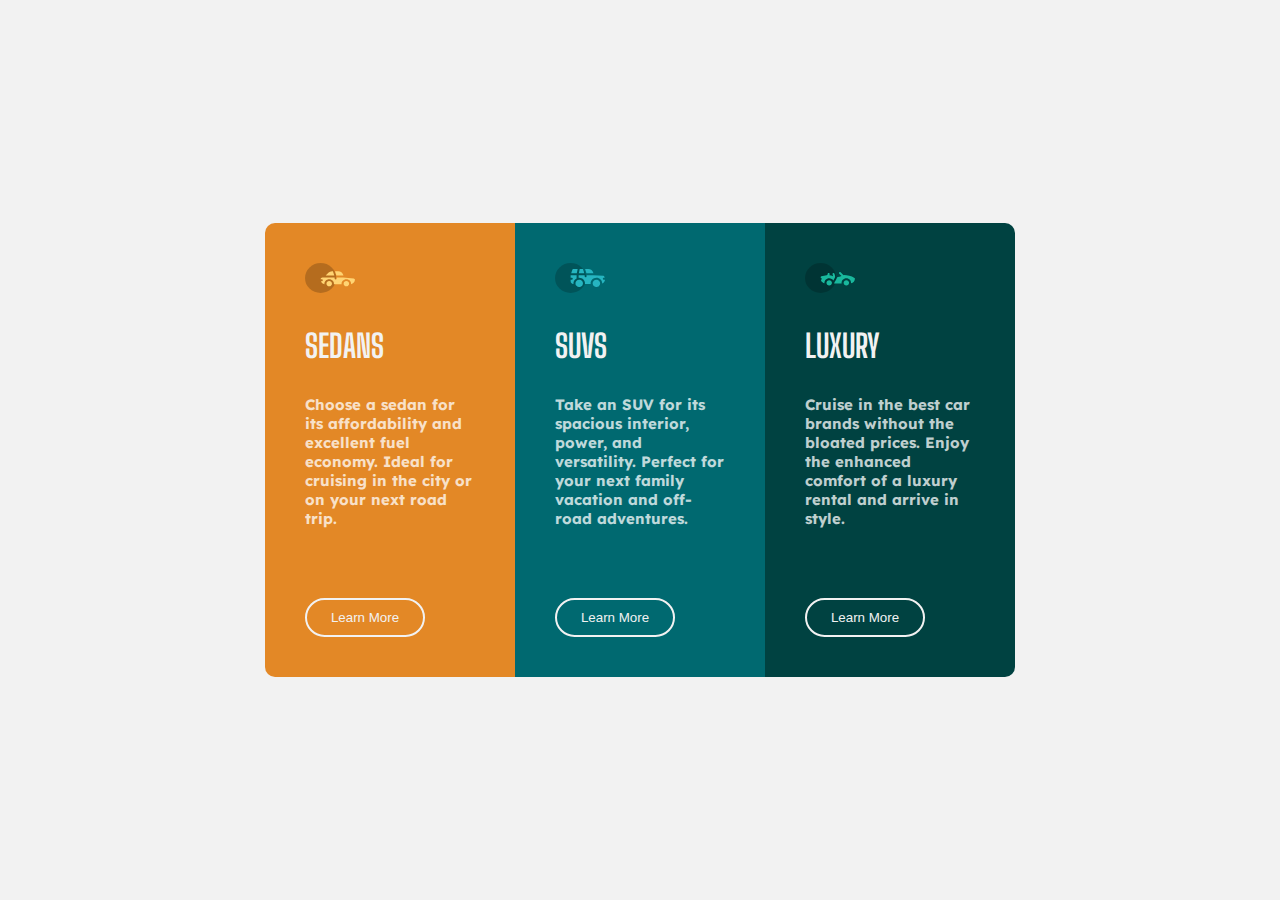
<file: index.html>
<!DOCTYPE html>
<html lang="en">
  <head>
    <meta charset="UTF-8" />
    <meta http-equiv="X-UA-Compatible" content="IE=edge" />
    <meta name="viewport" content="width=device-width, initial-scale=1.0" />
    <title>3 Column Card(for flex layout)</title>
    <link rel="stylesheet" href="index.css" />
  </head>
  <body>
    <main>
      <div class="sedans">
        <div class="icon"><img src="./Copy of icon-sedans.svg" alt="" /></div>
        <div class="heading"><h1>SEDANS</h1></div>
        <div class="para">
          <p>
            Choose a sedan for its affordability and excellent fuel economy.
            Ideal for cruising in the city or on your next road trip.
          </p>
        </div>
        <button>Learn More</button>
      </div>
      <div class="suv">
        <div class="icon"><img src="./Copy of icon-suvs.svg" alt="" /></div>
        <div class="heading"><h1>SUVS</h1></div>
        <div class="para">
          <p>
            Take an SUV for its spacious interior, power, and versatility.
            Perfect for your next family vacation and off-road adventures.
          </p>
        </div>
        <button>Learn More</button>
      </div>
      <div class="luxury">
        <div class="icon"><img src="./Copy of icon-luxury.svg" alt="" /></div>
        <div class="heading"><h1>LUXURY</h1></div>
        <div class="para">
          <p>
            Cruise in the best car brands without the bloated prices. Enjoy the
            enhanced comfort of a luxury rental and arrive in style.
          </p>
        </div>
        <button>Learn More</button>
      </div>
    </main>
  </body>
</html>
</file>
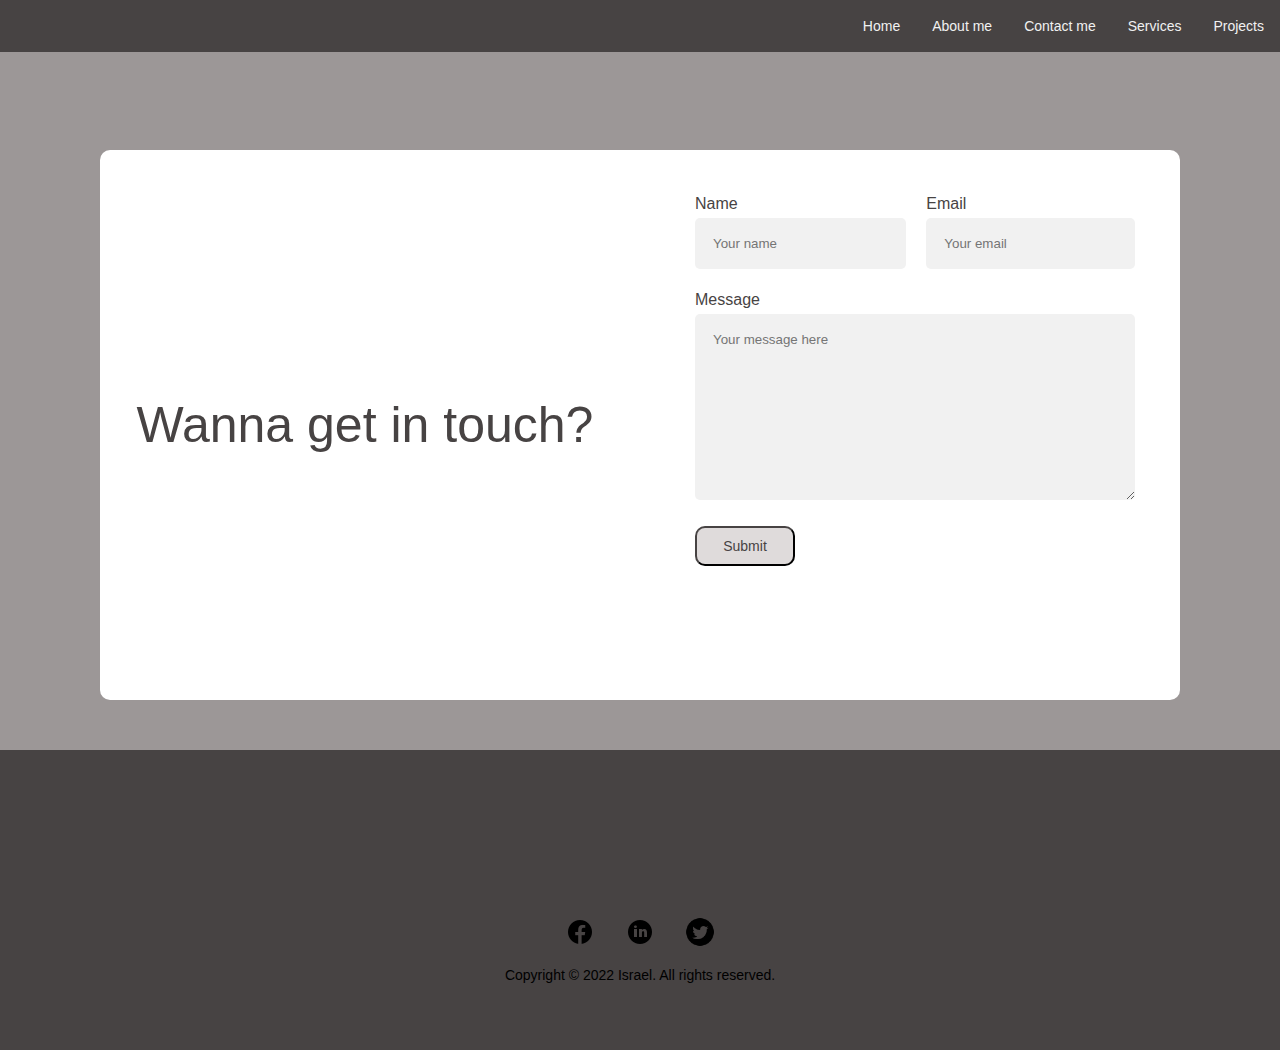
<file: contact.html>
<!DOCTYPE html>
<html lang="en">
<head>
    <meta charset="UTF-8">
    <meta http-equiv="X-UA-Compatible" content="IE=edge">
    <meta name="viewport" content="width=device-width, initial-scale=1.0">
    <title>Contact me Page</title>
    <link rel="stylesheet" href="sttyle2.css">
</head>
<body>
   <header id="topnav">
      <a target="_blank" href="Projects.html">Projects</a>
      <a href="Portfolio home.html#my-services">Services</a>
      <a target="_blank" href="contact.html">Contact me</a>
      <a href="Portfolio home.html#aboutme">About me</a>
      <a href="Portfolio home.html">Home</a>
    </header>
    <main class="main-contct">
        <div class="contct-container">
            <div class="in-touch">
                <p>Wanna get in touch?</p>
            </div>
            <div class="form">
                <form action="">
                    <div class="form-grid">
                        <div class="it1">
                            <label for="name">Name</label><br/>
                            <input type="text" placeholder="Your name" required>
                        </div>
                        <div class="it2">
                            <label for="email">Email</label><br/>
                            <input type="email" placeholder="Your email" required>
                        </div>
                        <div class="it3">
                            <label for="message">Message</label><br/>
                            <textarea name="message" id="" cols="30" rows="10" placeholder="Your message here" required></textarea>
                        </div>
                        <div class="btn-form">
                            <input type="submit" value="Submit">
                        </div>
                    </div>
                </form>
            </div>
        </div>

    </main>
    
    <footer class="footer">
      <div class="social-handles">
        <a target="_blank" href="https://web.facebook.com/ayomikun.adewemimo.5/"
          ><img src="./icons8-facebook-30.png" alt="facebook"
        /></a>
        <a target="_blank" href="https://www.linkedin.com/in/ayomikun-israel-aa6b34196/"
          ><img src="./icons8-linkedin-circled-30.png" alt="linkedin"
        /></a>
        <a target="_blank" href="https://twitter.com/AdewemimoIsrael"
          ><img src="./icons8-twitter-circled-50.png" alt="twitter"
        /></a>
      </div>

      <div class="copyright">
        <p class="copyright">Copyright © 2022 Israel. All rights reserved.</p>
      </div>
    </footer>
</body>
</html>
</file>
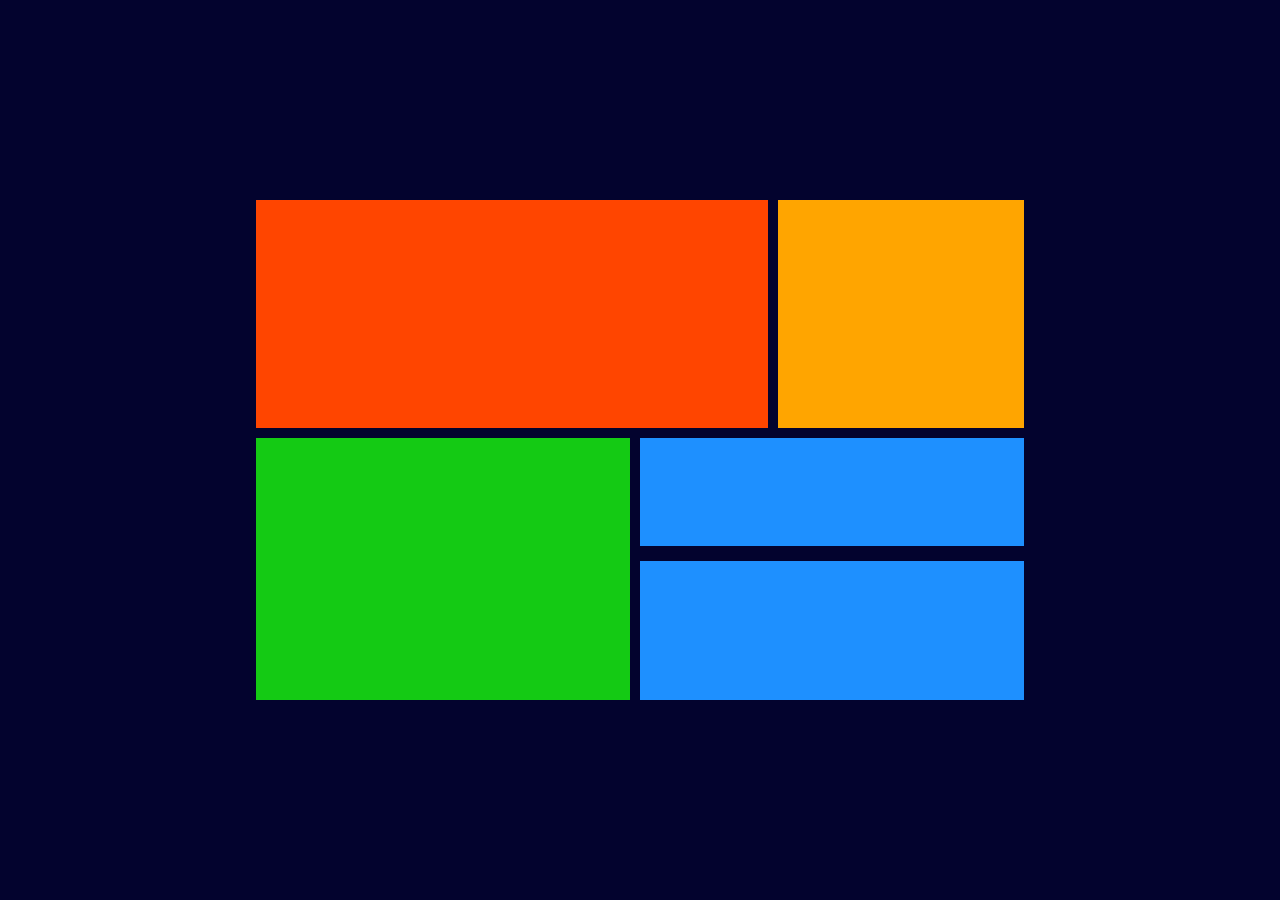
<file: grid.html>
<!DOCTYPE html>
<html lang="en">
  <head>
    <meta charset="UTF-8" />
    <meta http-equiv="X-UA-Compatible" content="IE=edge" />
    <meta name="viewport" content="width=device-width, initial-scale=1.0" />
    <title>3 Column Card(for grid layout)</title>
    <link rel="stylesheet" href="grid.css" />
  </head>
  <body>
    <main class="grid-container">
      <div class="item1"></div>
      <div class="item2"></div>
      <div class="item3"></div>
      <div class="item4"></div>
      <div class="item5"></div>
    </main>
  </body>
</html>
</file>
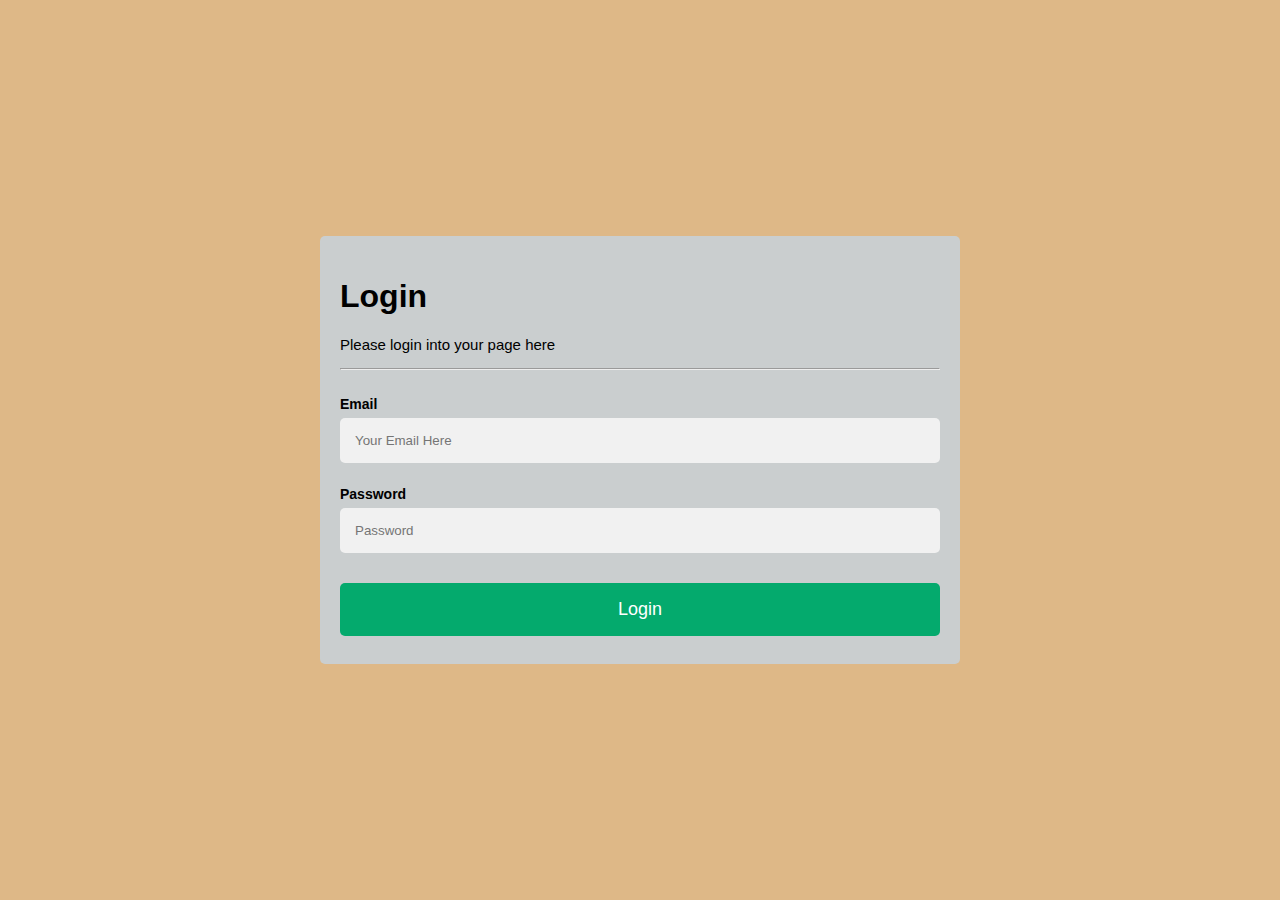
<file: Login.html>
<!DOCTYPE html>
<html lang="en">
<head>
    <meta charset="UTF-8">
    <meta http-equiv="X-UA-Compatible" content="IE=edge">
    <meta name="viewport" content="width=device-width, initial-scale=1.0">
    <title>Login Page</title>
    <link rel="stylesheet" href="style.css">
</head>
<body>
    <div class="login-container">
        <form action="">
            <h1 id="login">Login</h1>
            <p>Please login into your page here</p>
            <hr>

            <label for="Email"><b>Email</b></label><br>
            <input type="email" name="email" id="eml" placeholder="Your Email Here"><br>

            <label for="password"><b>Password</b></label><br>
            <input type="password" name="password" id="psswrd" placeholder="Password"><br>

            <button type="submit" class="loginbtn">Login</button>
        </form>
    </div>
</body>
</html>
</file>
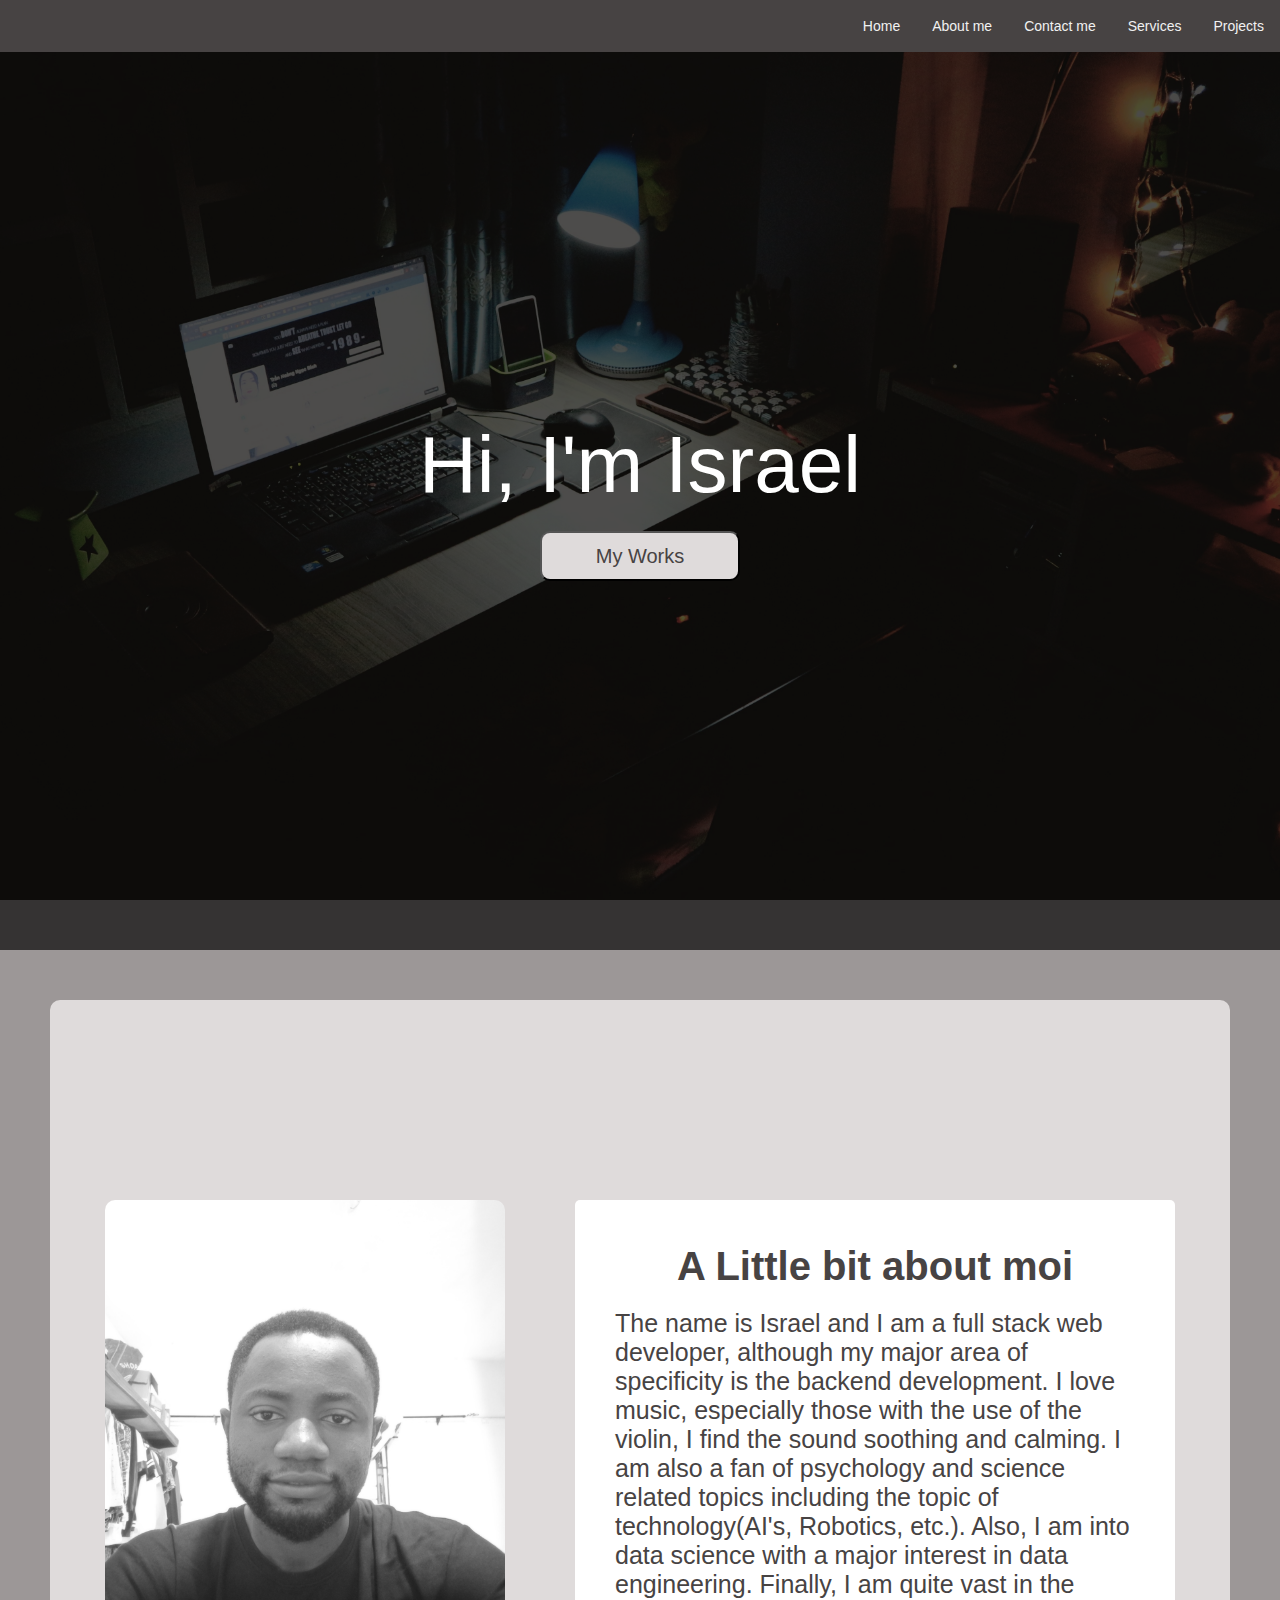
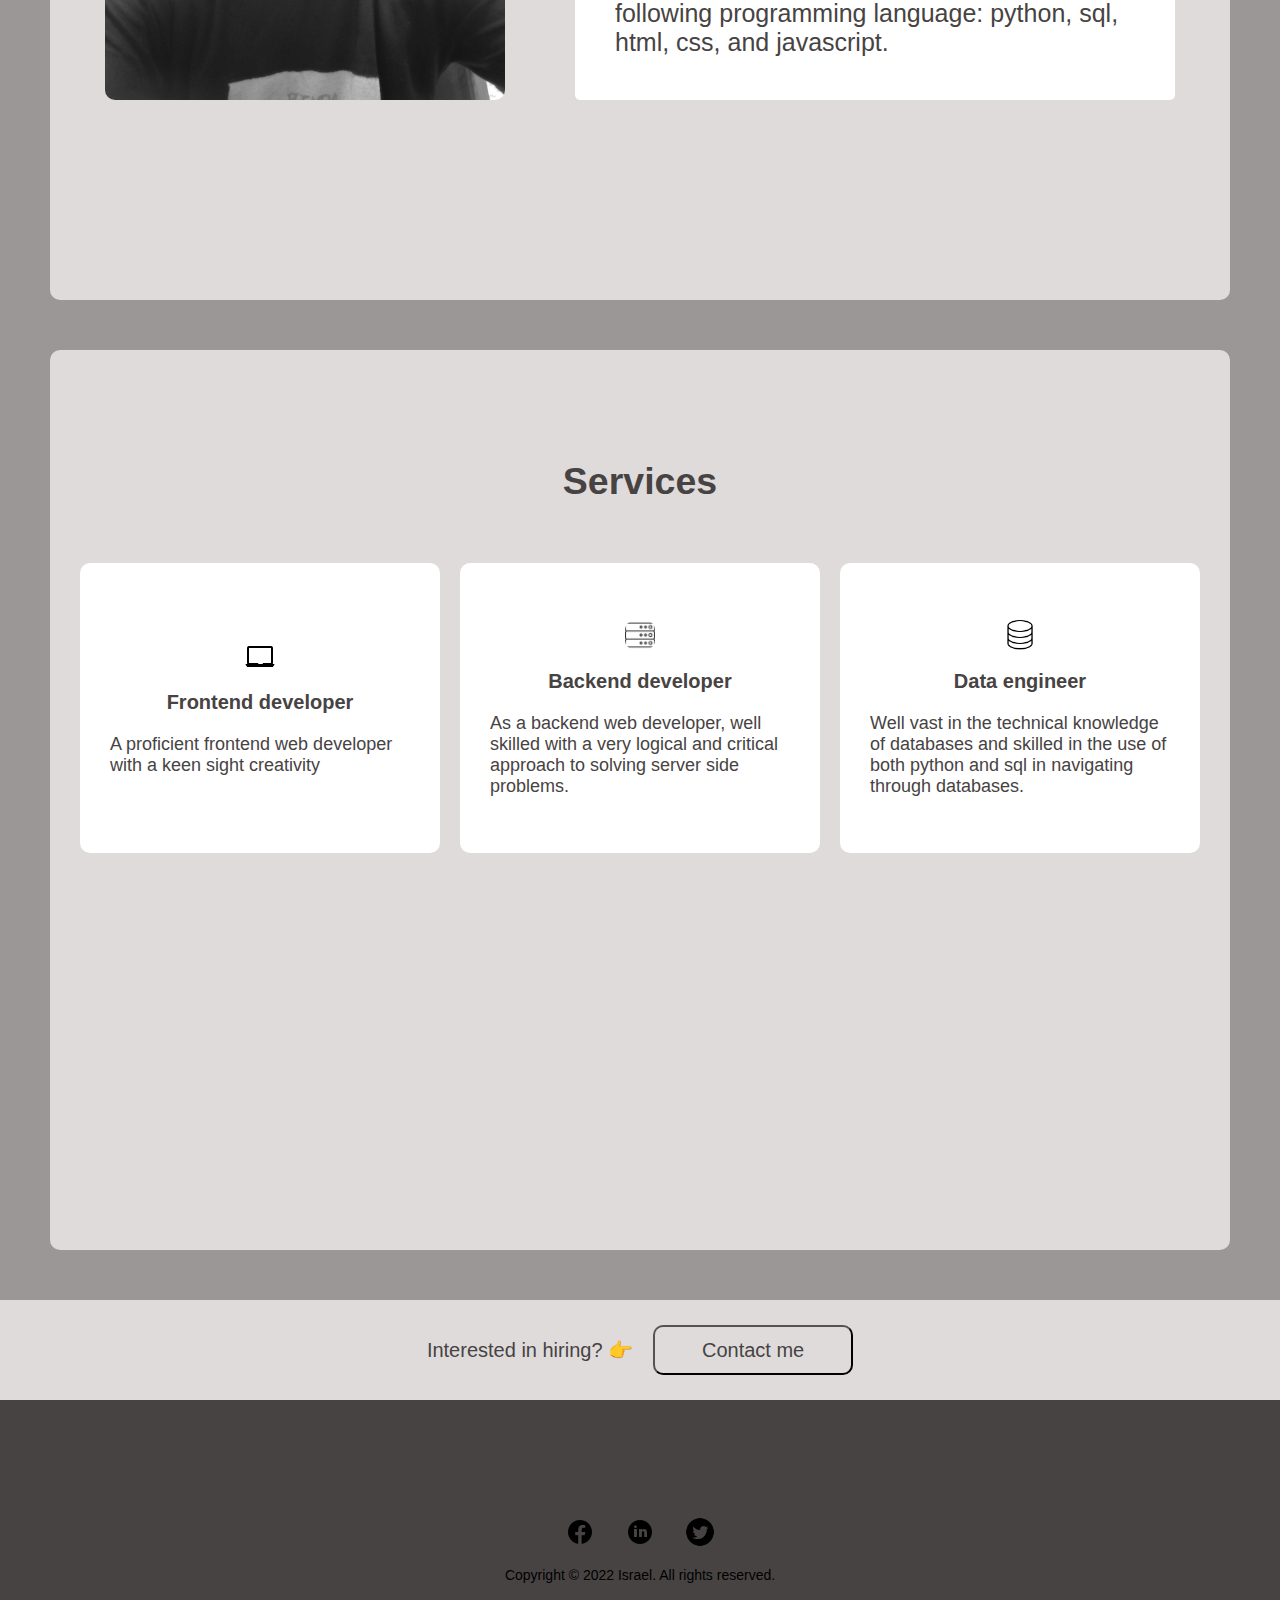
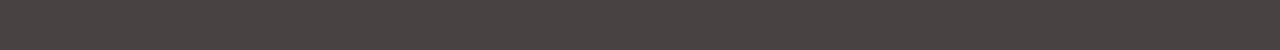
<file: Portfolio home.html>
<!DOCTYPE html>
<html lang="en">
  <head>
    <meta charset="UTF-8" />
    <meta http-equiv="X-UA-Compatible" content="IE=edge" />
    <meta name="viewport" content="width=device-width, initial-scale=1.0" />
    <title>Portfolio HomePage</title>
    <link rel="stylesheet" href="sttyle2.css" />
  </head>
  <body>
    <header id="topnav">
      <a target="_blank" href="Projects.html">Projects</a>
      <a href="Portfolio home.html#my-services">Services</a>
      <a target="_blank" href="contact.html">Contact me</a>
      <a href="Portfolio home.html#aboutme">About me</a>
      <a href="Portfolio home.html">Home</a>
    </header>
    <main>
      <section id="container1">
        <div class="container1">
          <p class="pintro">Hi, I'm Israel</p>
          <a target="_blank" href="Projects.html"
            ><button  class="btn">My Works</button></a
          >
        </div>
      </section>

      <section id="aboutme">
        <div class="container2">
          <img src="./passport 1-modified.jpg" alt="Me" />

          <div class="aboutme">
            <h2>A Little bit about moi</h2>
            <p>
              The name is Israel and I am a full stack web developer, although
              my major area of specificity is the backend development. I love
              music, especially those with the use of the violin, I find the
              sound soothing and calming. I am also a fan of psychology and
              science related topics including the topic of technology(AI's,
              Robotics, etc.). Also, I am into data science with a major
              interest in data engineering. Finally, I am quite vast in the
              following programming language: python, sql, html, css, and
              javascript.
            </p>
          </div>
        </div>
      </section>

      <section id="my-services">
        <div class="container3">
          <div class="h2-heading">
            <h2>Services</h2>
          </div>
          <div class="services">
            <div class="item1">
              <img src="./icons8-macbook-30.png" alt="" class="icon" />
              <h3><b>Frontend developer</b></h3>
              <p>
                A proficient frontend web developer with a keen sight creativity
              </p>
            </div>
            <div class="item2">
              <img src="./icons8-server-32.png" alt="" class="icon" />
              <h3><b>Backend developer</b></h3>
              <p>
                As a backend web developer, well skilled with a very logical and
                critical approach to solving server side problems.
              </p>
            </div>
            <div class="item3">
              <img src="./icons8-database-50.png" alt="" class="icon" />
              <h3><b>Data engineer</b></h3>
              <p>
                Well vast in the technical knowledge of databases and skilled in
                the use of both python and sql in navigating through databases.
              </p>
            </div>
          </div>
        </div>
      </section>

      <section>
        <div class="contact-me">
          <p class="hiring">Interested in hiring? 👉</p>
          <a target="_blank" href="contact.html"
            ><button class="btn">Contact me</button></a
          >
        </div>
      </section>
    </main>

    <footer class="footer">
      <div class="social-handles">
        <a target="_blank" href="https://web.facebook.com/ayomikun.adewemimo.5/"
          ><img src="./icons8-facebook-30.png" alt="facebook"
        /></a>
        <a target="_blank" href="https://www.linkedin.com/in/ayomikun-israel-aa6b34196/"
          ><img src="./icons8-linkedin-circled-30.png" alt="linkedin"
        /></a>
        <a target="_blank" href="https://twitter.com/AdewemimoIsrael"
          ><img src="./icons8-twitter-circled-50.png" alt="twitter"
        /></a>
      </div>

      <div class="copyright">
        <p class="copyright">Copyright © 2022 Israel. All rights reserved.</p>
      </div>
    </footer>
  </body>
</html>
</file>
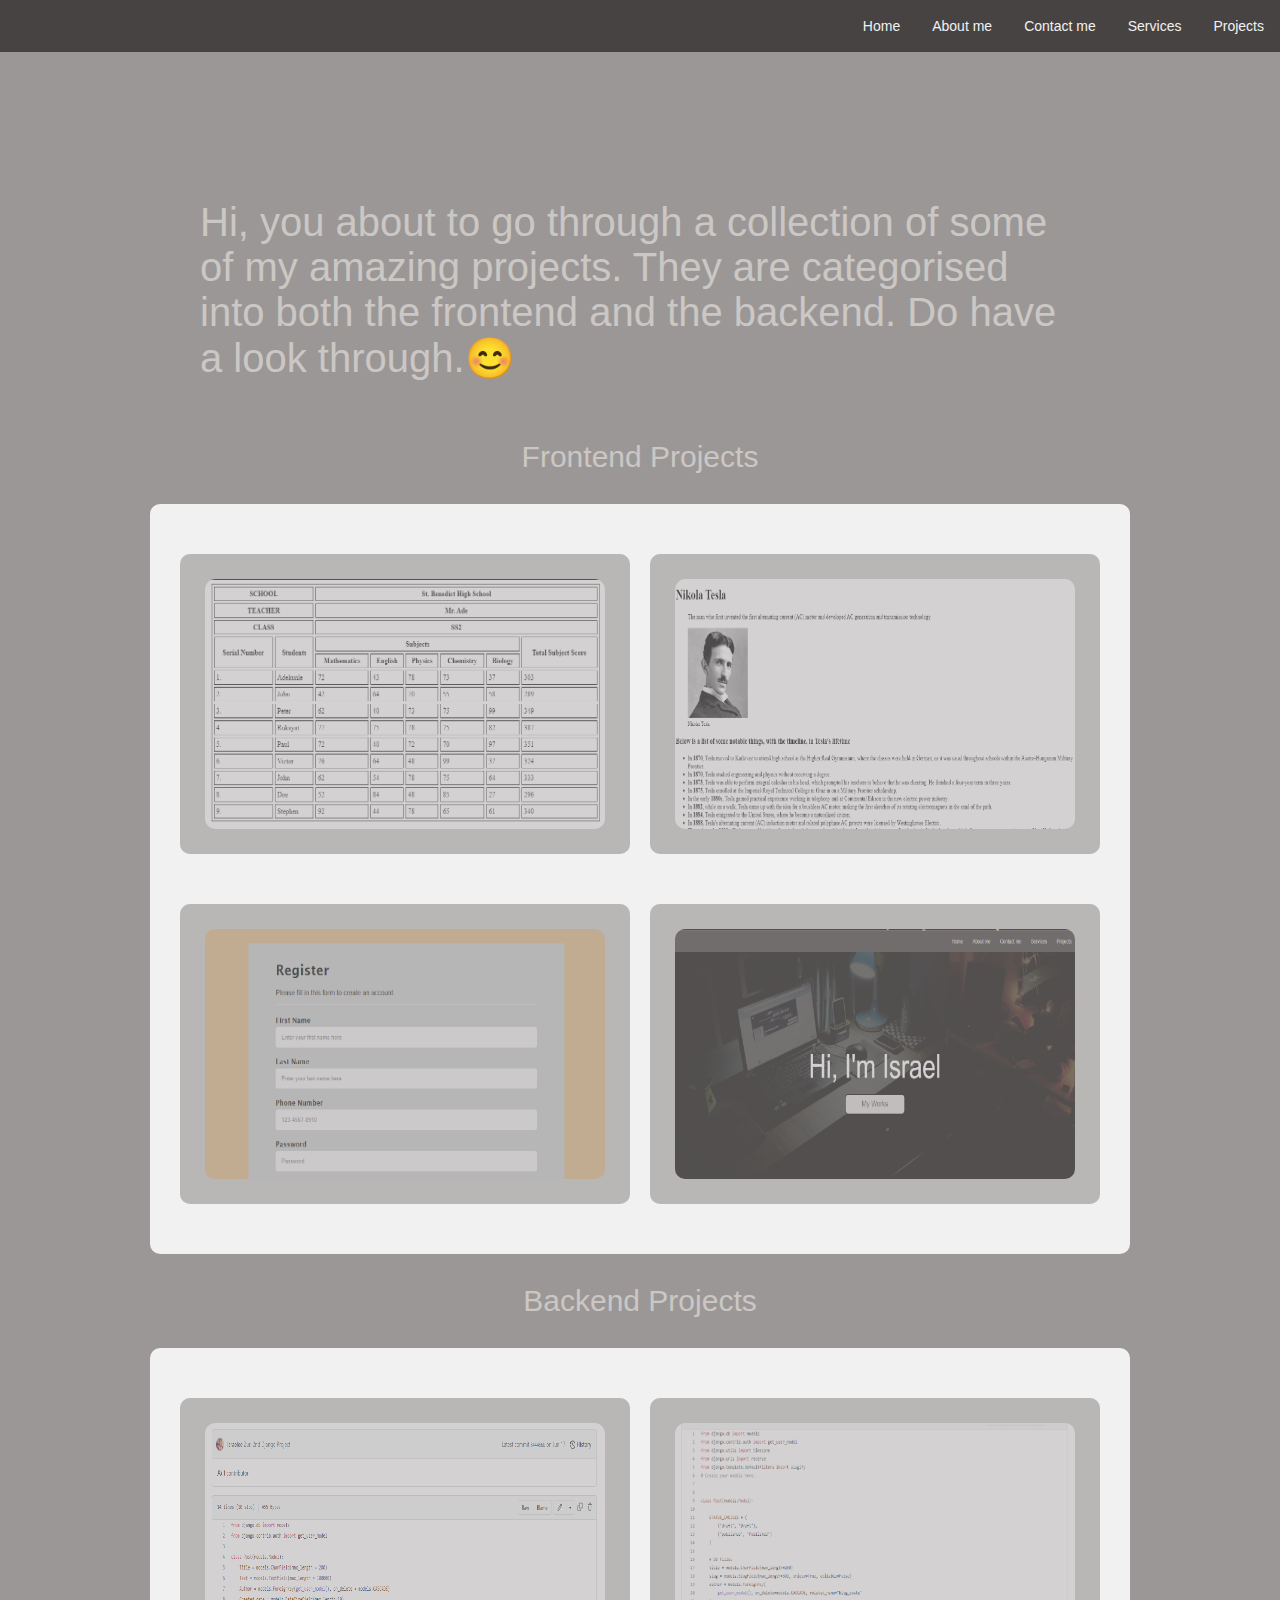
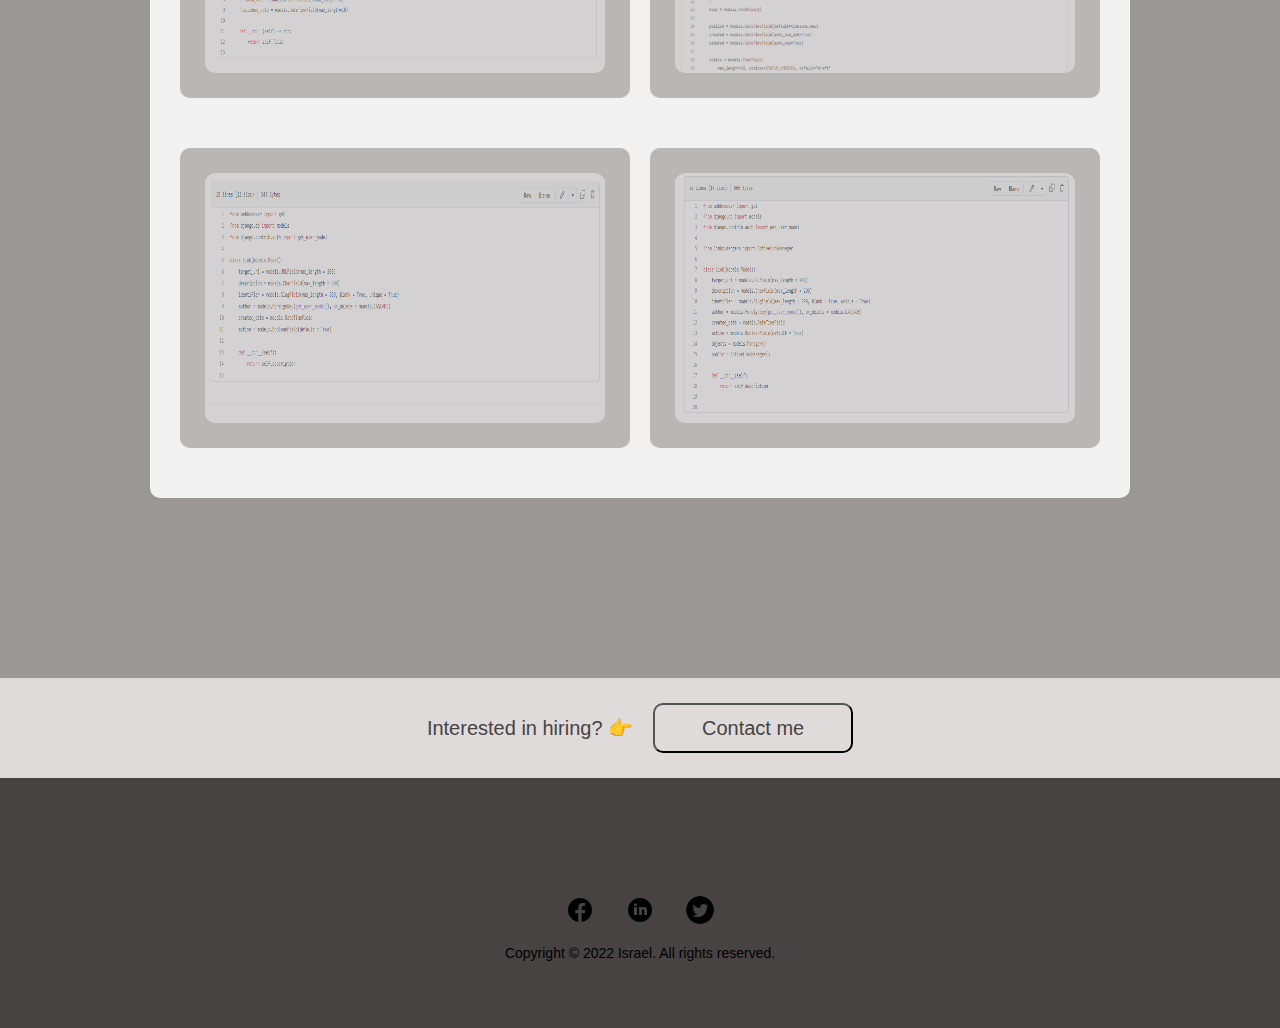
<file: Projects.html>
<!DOCTYPE html>
<html lang="en">
  <head>
    <meta charset="UTF-8" />
    <meta http-equiv="X-UA-Compatible" content="IE=edge" />
    <meta name="viewport" content="width=device-width, initial-scale=1.0" />
    <title>Projects Page</title>
    <link rel="stylesheet" href="sttyle2.css" />
  </head>
  <body>
    <header id="topnav">
      <a target="_blank" href="Projects.html">Projects</a>
      <a href="Portfolio home.html#my-services">Services</a>
      <a target="_blank" href="contact.html">Contact me</a>
      <a href="Portfolio home.html#aboutme">About me</a>
      <a href="Portfolio home.html">Home</a>
    </header>
    <main>
      <section class="portfolio">
        <div class="intro">
          <p>
            Hi, you about to go through a collection of some of my amazing projects. 
            They are categorised into both the frontend and the backend. 
            Do have a look through.😊
          </p>
        </div>
        <div class="category">
          <div>
            <p>Frontend Projects</p>
          </div>
          <div class="frontend">
            <div class="row1">
              <a target="_blank" href="https://codepen.io/israelee/pen/OJZwrLj">
                <div class="img-cont">
                  <img src="./table.png" />
                  <div class="center">A simple table using HTML</div>
                </div>
              </a>
              <a target="_blank" href="https://codepen.io/israelee/pen/dyeqMag">
                <div class="img-cont">
                  <img src="./nikolas.png" />
                  <div class="center">A simple tribute page using HTML</div>
                </div>
              </a>
            </div>
            <div class="row2">
              <a
                target="_blank"
                href="https://replit.com/@Israele/Zuri-Assignment-frontend?v=1"
              >
                <div class="img-cont">
                  <img src="./form.png" />
                  <div class="center">A web form using just HTML & CSS</div>
                </div>
              </a>
              <a
                target="_blank"
                href="https://replit.com/@Israele/Zuri-Assignment-frontend2?v=1"
              >
                <div class="img-cont">
                  <img src="./portfolio.png" />
                  <div class="center">
                    A portfolio website usng just HTML & CSS
                  </div>
                </div>
              </a>
            </div>
          </div>
          <div>
            <p>Backend Projects</p>
          </div>
          <div class="backend">
            <div class="row1">
              <a
                target="_blank"
                href="https://github.com/lsraelee/zuri-django-2nd-project.git"
              >
                <div class="img-cont">
                  <img src="./django1.png" />
                  <div class="center">A blog app using django</div>
                </div>
              </a>
              <a
                target="_blank"
                href="https://github.com/lsraelee/zuri-django-3rd-project.git"
              >
                <div class="img-cont">
                  <img src="./django2.png" />
                  <div class="center">
                    A sophisticated blog app using django
                  </div>
                </div>
              </a>
            </div>
            <div class="row2">
              <a
                target="_blank"
                href="https://github.com/lsraelee/Zuri-Django-4th-Project.git"
              >
                <div class="img-cont">
                  <img src="./django3.png" />
                  <div class="center">Link generating API using django</div>
                </div>
              </a>
              <a
                target="_blank"
                href="https://github.com/lsraelee/DjangoProject-API.git"
              >
                <div class="img-cont">
                  <img src="./django4.png" />
                  <div class="center">
                    Sophisticated link generating API using django
                  </div>
                </div>
              </a>
            </div>
          </div>
        </div>
      </section>

      <section>
        <div class="contact-me">
          <p class="hiring">Interested in hiring? 👉</p>
          <a target="_blank" href="contact.html"
            ><button class="btn">Contact me</button></a
          >
        </div>
      </section>
    </main>

    <footer class="footer">
      <div class="social-handles">
        <a target="_blank" href="https://web.facebook.com/ayomikun.adewemimo.5/"
          ><img src="./icons8-facebook-30.png" alt="facebook"
        /></a>
        <a target="_blank" href="https://www.linkedin.com/in/ayomikun-israel-aa6b34196/"
          ><img src="./icons8-linkedin-circled-30.png" alt="linkedin"
        /></a>
        <a target="_blank" href="https://twitter.com/AdewemimoIsrael"
          ><img src="./icons8-twitter-circled-50.png" alt="twitter"
        /></a>
      </div>

      <div class="copyright">
        <p class="copyright">Copyright © 2022 Israel. All rights reserved.</p>
      </div>
    </footer>
  </body>
</html>
</file>
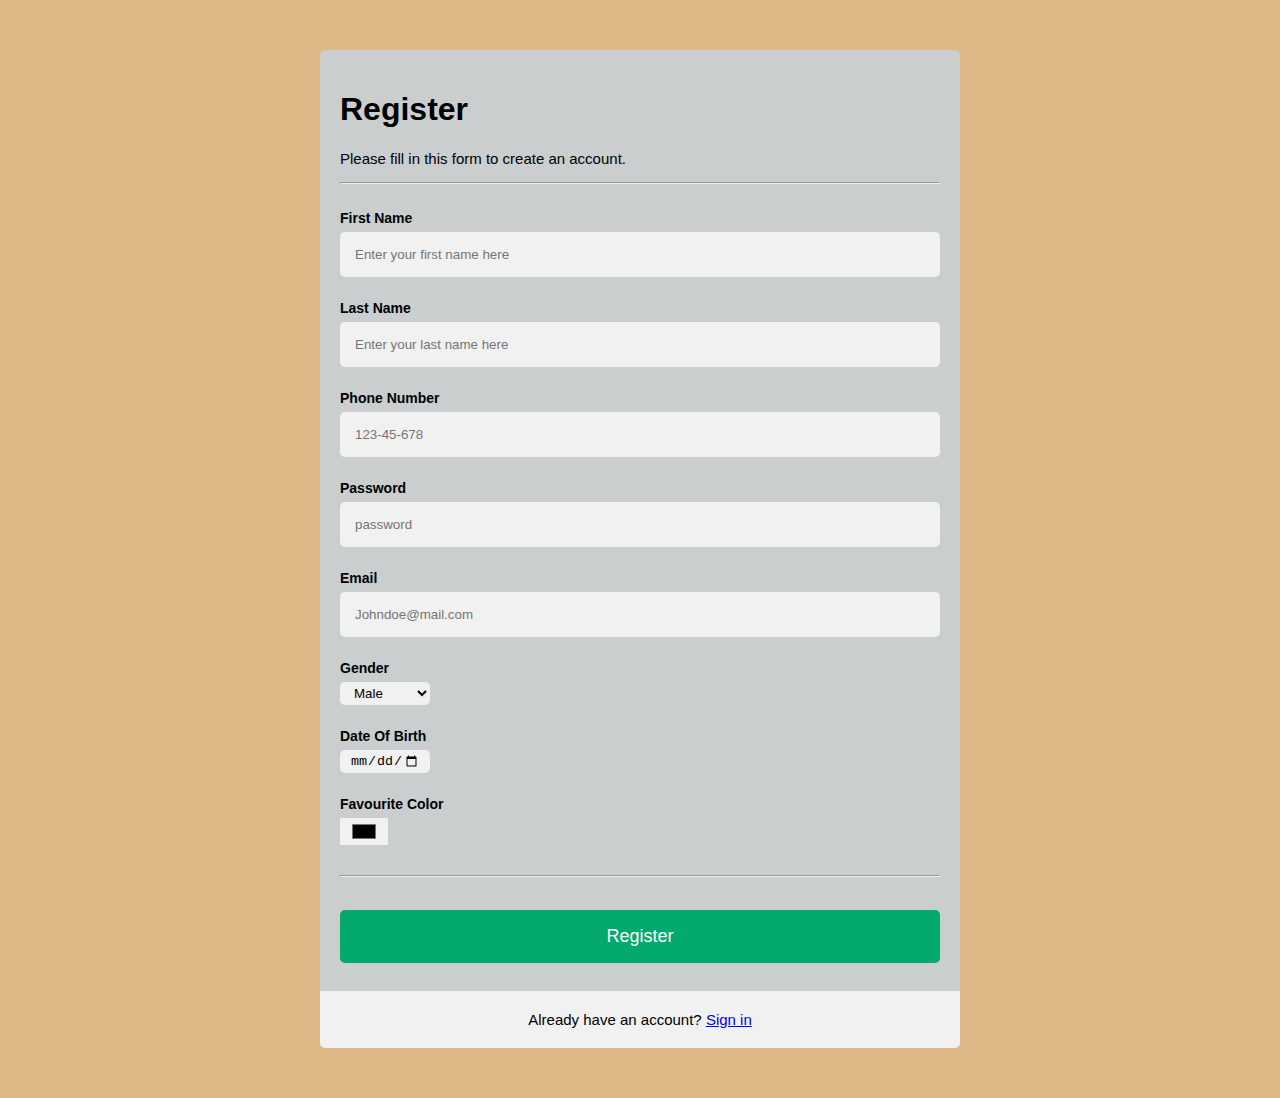
<file: Registration.html>
<!DOCTYPE html>
<html lang="en">
  <head>
    <meta charset="UTF-8" />
    <meta http-equiv="X-UA-Compatible" content="IE=edge" />
    <meta name="viewport" content="width=device-width, initial-scale=1.0" />
    <title>Registration Form</title>
    <link rel="stylesheet" href="style.css" />
  </head>
  <body>
    <div class="reg-form">
      <form target="_blank" action="Successful.html">
        <div class="container">
          <h1>Register</h1>
          <p>Please fill in this form to create an account.</p>
          <hr />

          <label for="firstname"><b>First Name</b></label
          ><br />
          <input
            type="text"
            name="firstname"
            id="fname"
            placeholder="Enter your first name here"
            maxlength="12"
            minlength="3"
            required
          /><br />

          <label for="lastname"><b>Last Name</b></label
          ><br />
          <input
            type="text"
            name="lastname"
            id="lname"
            placeholder="Enter your last name here"
            maxlength="12"
            minlength="3"
            required
          /><br />

          <label for="phone no"><b>Phone Number</b></label
          ><br />
          <input
            type="tel"
            name="phone number"
            id="phnum"
            placeholder="123-45-678"
            pattern="[0-9]{3}-[0-9]{4}-[0-9]{4}"
            required
          /><br />

          <label for="password"><b>Password</b></label
          ><br />
          <input
            type="password"
            name="password"
            id="pword"
            minlength="8"
            pattern="(?=.*\d)(?=.*[a-z])(?=.*[A-Z]).{8,}"
            placeholder="password"
            required
          /><br />

          <label for="email"><b>Email</b></label
          ><br />
          <input
            type="email"
            name="email"
            id="email"
            placeholder="Johndoe@mail.com"
            required
          /><br />

          <label for="gender"><b>Gender</b></label
          ><br />
          <select name="gender" id="gender">
            <option value="male">Male</option>
            <option value="female">Female</option></select
          ><br />

          <label for="dob"><b>Date Of Birth</b></label
          ><br />
          <input type="date" name="date" id="date" required /><br />

          <label for="color"><b>Favourite Color</b></label
          ><br />
          <input type="color" name="favcolor" id="favcolor" required /><br />
          <hr />

          <button type="submit" class="registerbtn">Register</button>
        </div>

        <div class="containersignin">
          <p>Already have an account? <a target="_blank" href="Login.html">Sign in</a></p>
        </div>
      </form>
    </div>
  </body>
</html>
</file>
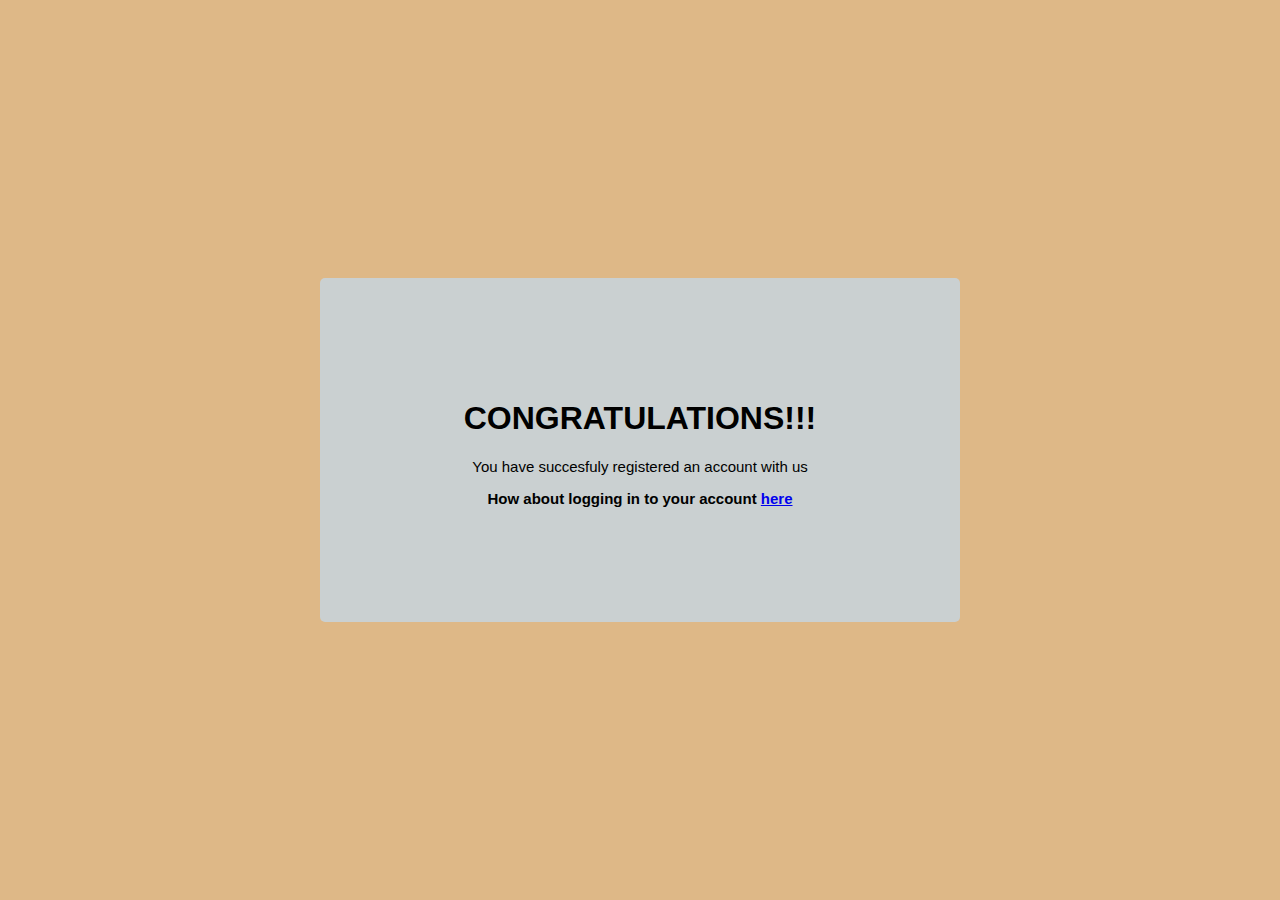
<file: Successful.html>
<!DOCTYPE html>
<html lang="en">
<head>
    <meta charset="UTF-8">
    <meta http-equiv="X-UA-Compatible" content="IE=edge">
    <meta name="viewport" content="width=device-width, initial-scale=1.0">
    <title>Successful registration</title>
    <link rel="stylesheet" href="style.css">
</head>
<body>
    <div class="congrat">
        <div>
            <h1>CONGRATULATIONS!!!</h1>
            <p>You have succesfuly registered an account with us</p>
            <p><b>How about logging in to your account <a target="_blank" href="Login.html">here</a></b></p>
        </div>
    </div>
</body>
</html>
</file>
<file: index.css>
html, body{
    height: 100%;
    width: 100%;
    margin: 0;
    padding: 0;
    box-sizing: border-box;
    overflow: hidden;
}

*{
    box-sizing: border-box;
    margin: 0;
    padding: 0;
}

@font-face{
    font-family: Lexend Deca;
    src: url(./Lexend_Deca/LexendDeca-VariableFont_wght.ttf);
}

@font-face {
    font-family: Big Shoulders Display;
    src: url(./Big_Shoulders_Display/BigShouldersDisplay-VariableFont_wght.ttf);
}



.icon img{
    height: 30px;
    width: 50px;
}

@media screen and (max-width: 1440px) {
  .sedans, .suv, .luxury{
    padding: 40px;
    width: 250px;
}  

    .para{
    margin-top: 30px;
    color:  hsla(0, 0%, 100%, 0.75);
    font-family: Lexend Deca ;
    font-size: 15px;
    font-weight: 700;
}

    .heading{
    margin-top: 30px;
    color:  hsl(0, 0%, 95%);
    font-family: Big Shoulders Display;
    font-weight: 400;
}


    button{
    width: 120px;
    margin-top: 70px;
    padding: 10px;
    background-color: rgba(128, 128, 128, 0);
    border-radius: 50px;
    color:  hsl(0, 0%, 95%);
    border: 2px solid hsl(0, 0%, 95%);
}
}

body{
    background-color:  hsl(0, 0%, 95%);
    box-sizing: border-box;
    display: flex;
    align-items: center;
    justify-content: center;
    
}

main{
    box-sizing: border-box;
    display: flex; 
}


.sedans{
    background-color: hsl(31, 77%, 52%);
    border-top-left-radius: 10px;
    border-bottom-left-radius: 10px;
}

.suv{
    background-color: hsl(184, 100%, 22%);
   
}

.luxury{
    background-color: hsl(179, 100%, 13%);
    border-bottom-right-radius: 10px;
    border-top-right-radius: 10px;
}

button:hover{
    background-color: rgba(211, 210, 210, 0.61);
}

@media  screen and (max-width: 620px) {
    main{
        flex-direction: column;
    }

    .sedans, .suv, .luxury{
    padding: 25px;
    width: 400px;
}

    .para{
    margin-top: 10px;
    color:  hsla(0, 0%, 100%, 0.75);
    font-family: Lexend Deca ;
    font-size: 15px;
    font-weight: 700;
}

    .heading{
    margin-top: 10px;
    color:  hsl(0, 0%, 95%);
    font-family: Big Shoulders Display;
    font-weight: 400;
}

    button{
    width: 120px;
    margin-top: 50px;
    padding: 10px;
    background-color: rgba(128, 128, 128, 0);
    border-radius: 50px;
    color:  hsl(0, 0%, 95%);
    border: 2px solid hsl(0, 0%, 95%);
}

    .sedans{
        border-top-left-radius: 10px;
        border-top-right-radius: 10px;
        border-bottom-left-radius: 0;
    }

    .luxury{
        border-top-right-radius: 0;
        border-bottom-left-radius: 10px;
    }
}
</file>
<file: sttyle2.css>
* {
  margin: 0;
  padding: 0;
  /* box-sizing: border-box; */
  font-family: Arial, Helvetica, sans-serif;
  color: #474343;
}

body {
  /* box-sizing: border-box; */
  background-color: #9c9797;
  height: 100%;
  width: 100%;
}

header {
  background-color: #474343;
  /* overflow: hidden;  */
  position: fixed;
  margin: 0;
  width: 100%;
  top: 0;
  z-index: 5;
}

header a {
  float: right;
  color: #f1f1f1;
  text-align: center;
  padding: 18px 16px;
  text-decoration: none;
  font-size: 14px;
  text-decoration: solid;
}

header a:hover {
  background-color: #ddd;
  color: black;
}

header a:active {
  background-color: #dfdbdb;
  color: #ffffff;
}

main {
  position: relative;
  top: 50px;
}

.btn {
  font-size: 20px;
  background-color: #dfdbdb;
  border-radius: 10px;
  width: 200px;
  height: 50px;
  color: #474343;
  font-family: Arial, Helvetica, sans-serif;
  text-decoration: solid;
  cursor: pointer;
}

img {
  display: block;
  width: 400px;
  height: 500px;
  border-radius: 10px;
}

.icon {
  height: 30px;
  width: 30px;
}

.aboutme {
  box-sizing: border-box;
  display: flex;
  flex-direction: column;
  align-items: center;
  justify-content: center;
  height: 500px;
  width: 600px;
  padding: 10px;
  background-color: #ffffff;
  border-radius: 5px;
}

.aboutme h2,
.aboutme p {
  margin: 10px 0 10px 0;
}

.services div {
  width: 300px;
  height: 250px;
  background-color: #ffffff;
  display: flex;
  flex-direction: column;
  justify-content: center;
  align-items: center;
  padding: 20px 30px;
  gap: 20px;
  border-radius: 10px;
}

.services h3 {
  font-size: 20px;
}

.services p {
  font-size: 18px;
}

.contact-me {
  width: 100%;
  height: 100px;
  margin-top: 50px;
  background-color: #dfdbdb;
  display: flex;
  flex-direction: row;
  align-items: center;
  justify-content: center;
  font-size: 20px;
  gap: 20px;
}

.footer img {
  height: 30px;
  width: 30px;
}

.footer {
  background-color: #474343;
  width: 100%;
  height: 300px;
  display: flex;
  flex-direction: column;
  justify-content: center;
  align-items: center;
  gap: 20px;
}

.footer .social-handles {
  margin-top: 100px;
  display: flex;
  justify-content: space-evenly;
  gap: 30px;
}

.social-handles a img:hover {
  opacity: 0.3;
}

.footer .copyright {
  font-size: 14px;
  color: #000000;
}

.form-grid {
  display: grid;
  grid-template-areas:
    "a b"
    "c c"
    "d d";
}

.it1 {
  padding: 0 10px;
  grid-area: a;
}

.it2 {
  grid-area: b;
  padding: 0 10px;
}

.it3 {
  grid-area: c;
  padding: 0 10px;
}

.btn-form {
  grid-area: d;
  padding: 0 10px;
}

label {
  font-family: Arial, Helvetica, sans-serif;
  font-size: 16px;
}

input[type="text"],
input[type="email"],
textarea {
  width: 100%;
  box-sizing: border-box;
  margin: 5px 0 22px 0;
  padding: 18px;
  border-radius: 5px;
  display: inline-block;
  background-color: #f1f1f1;
  border: none;
  text-align: start;
}

input[type="submit"] {
  font-size: 14px;
  background-color: #dfdbdb;
  border-color: #474343;
  border-radius: 10px;
  width: 100px;
  height: 40px;
  color: #474343;
  font-family: Arial, Helvetica, sans-serif;
  text-decoration: solid;
  cursor: pointer;
}

.portfolio .category img {
  height: 250px;
  width: 400px;
  opacity: 0.9;
}

.portfolio .category img:hover {
  opacity: 0.2;
}

.row1 div,
.row2 div {
  height: 300px;
  width: 450px;
  background-color: #9c979769;
  display: flex;
  align-items: center;
  justify-content: center;
  border-radius: 10px;
}

.img-cont {
  position: relative;
}

.img-cont .center {
  color: #47434300;
}

.img-cont:hover,
.center:hover {
  background-color: #4743439a;
  color: #f1f1f1;
}

.center {
  position: absolute;
}

.portfolio .intro p,
.category div p {
  color: rgb(202, 199, 196);
}

/* style for screen width at 1440px */
@media screen and (max-width: 1440px) {
  /* style for home page */
  #container1 {
    background-image: url(./dev3.jpg);
    background-repeat: no-repeat;
    background-position: center center;
    background-attachment: fixed;
    background-size: cover;
  }
  .container1 {
    background-color: #000000a9;
    position: relative;
    z-index: 3;
    margin-top: 0;
    height: 100vh;
    display: flex;
    flex-direction: column;
    gap: 20px;
    justify-content: center;
    align-items: center;
  }

  .pintro {
    font-size: 80px;
    color: #ffffff;
    font-family: Arial, Helvetica, sans-serif;
    text-decoration: solid;
  }

  .container2 {
    display: flex;
    height: 100vh;
    margin: 50px 50px 50px 50px;
    background-color: #dfdbdb;
    border-radius: 10px;
    flex-direction: row;
    justify-content: center;
    align-items: center;
    gap: 70px;
  }

  .aboutme h2 {
    font-size: 40px;
  }

  .aboutme p {
    font-size: 25px;
    padding: 0 30px;
  }

  .container3 {
    margin: 0 50px 0 50px;
    background-color: #dfdbdb;
    padding: 0 20px 0 20px;
    border-radius: 10px;
    height: 100vh;
    display: flex;
    justify-content: 0;
    align-items: center;
    flex-flow: column;
    gap: 50px;
  }

  .h2-heading {
    padding: 10px;
    margin-top: 100px;
    font-size: 25px;
  }

  .services {
    display: flex;
    gap: 20px;
  }

  /* style for contact-me page */
  .contct-container {
    background-color: #ffffff;
    border-radius: 10px;
    margin: 100px;
    height: 550px;
    display: flex;
    align-items: center;
    justify-content: center;
    gap: 50px;
  }

  .in-touch {
    /* background-color: aqua; */
    height: 500px;
    width: 500px;
    font-size: 50px;
    text-decoration: solid;
    display: flex;
    align-items: center;
    justify-content: center;
  }

  .form {
    height: 500px;
    width: 500px;
    box-sizing: border-box;
    padding: 20px;
  }

  /* style for project page */
  .portfolio .intro {
    padding: 100px;
    padding-top: 50px;
    font-size: 40px;
    margin: 100px;
    margin-bottom: 0;
    border-radius: 10px;
    height: 100px;
  }

  .portfolio .category {
    box-sizing: border-box;
    /* background-color: #dfdbdb; */
    margin: 100px;
    margin-top: 30px;
    padding: 50px;
    padding-top: 10px;
    font-size: 30px;
    text-align: center;
  }

  .frontend {
    box-sizing: border-box;
    display: flex;
    flex-direction: column;
    align-items: center;
    justify-content: center;
    padding: 50px;
    gap: 50px;
    margin: 30px 0 30px 0;
    border-radius: 10px;
    background-color: #f1f1f1;
  }

  .backend {
    box-sizing: border-box;
    display: flex;
    flex-direction: column;
    align-items: center;
    justify-content: center;
    padding: 50px;
    gap: 50px;
    margin: 30px 0 30px 0;
    border-radius: 10px;
    background-color: #f1f1f1;
  }

  .row1,
  .row2 {
    display: flex;
    flex-direction: row;
    gap: 20px;
  }
}

/* style for moble screen size */
@media screen and (max-width: 620px) and (min-width: 375px) {
  #container1 {
    background-image: url(./dev3.jpg);
    width: 100%;
    background-repeat: no-repeat;
    background-position: center center;
    background-attachment: fixed;
    background-size: cover;
  }
  .container1 {
    background-color: #000000a9;
    width: 100%;
    position: relative;
    z-index: 3;
    margin-top: 0;
    height: 100vh;
    display: flex;
    flex-direction: column;
    gap: 20px;
    justify-content: center;
    align-items: center;
  }

  .pintro {
    font-size: 60px;
    color: #ffffff;
    font-family: Arial, Helvetica, sans-serif;
    text-decoration: solid;
  }

  .container2 {
    display: flex;
    height: 1100px;
    margin: 50px 50px 50px 50px;
    background-color: #dfdbdb;
    border-radius: 10px;
    flex-direction: column;
    justify-content: center;
    align-items: center;
    gap: 20px;
  }

  .aboutme {
    box-sizing: border-box;
    display: flex;
    flex-direction: column;
    align-items: center;
    justify-content: center;
    height: 500px;
    width: 400px;
    padding: 10px;
    background-color: #ffffff;
    border-radius: 5px;
  }

  .aboutme h2 {
    font-size: 30px;
  }

  .aboutme p {
    font-size: 20px;
    padding: 0 30px;
  }

  .container3 {
    margin: 0 50px 0 50px;
    background-color: #dfdbdb;
    padding: 0 20px 0 20px;
    border-radius: 10px;
    height: 1200px;
    display: flex;
    justify-content: 0;
    align-items: center;
    flex-flow: column;
    gap: 50px;
  }

  .services {
    display: flex;
    flex-direction: column;
    gap: 20px;
  }

  /* style for contact-me page */
  .main-contct {
    display: flex;
    width: 100%;
    align-items: center;
    justify-content: center;
  }

  .contct-container {
    background-color: #ffffff;
    border-radius: 10px;
    width: 80%;
    height: 800px;
    display: flex;
    flex-direction: column;
    align-items: center;
    justify-content: center;
    gap: 30px;
  }

  .in-touch {
    height: 200px;
    width: 500px;
    font-size: 30px;
    text-decoration: solid;
    display: flex;
    align-items: center;
    justify-content: center;
  }

  .form {
    height: 500px;
    width: 400px;
    box-sizing: border-box;
    padding: 20px;
  }

  /* style for project page */
  .portfolio .intro {
    padding: 10px;
    padding-top: 50px;
    font-size: 25px;
    margin: 50px;
    margin-bottom: 0;
    border-radius: 10px;
    height: 100px;
  }

  .portfolio .category {
    box-sizing: border-box;
    /* background-color: #db1818; */
    margin: 50px;
    margin-top: 100px;
    padding: 20px;
    padding-top: 10px;
    font-size: 30px;
    text-align: center;
  }

  .frontend {
    box-sizing: border-box;
    display: flex;
    width: 100%;
    flex-direction: column;
    align-items: center;
    justify-content: center;
    padding: 50px;
    gap: 50px;
    margin: 30px 0 30px 0;
    border-radius: 10px;
    background-color: #f1f1f1;
  }

  .backend {
    box-sizing: border-box;
    display: flex;
    width: 100%;
    flex-direction: column;
    align-items: center;
    justify-content: center;
    padding: 50px;
    gap: 50px;
    margin: 30px 0 30px 0;
    border-radius: 10px;
    background-color: #f1f1f1;
  }

  .row1,
  .row2 {
    display: flex;
    flex-direction: column;
    gap: 20px;
  }
}
</file>
<file: grid.css>
html, body{
    height: 100%;
    width: 100%;
    margin: 0;
    padding: 0;
    box-sizing: border-box;
    overflow: hidden;
}

*{
    box-sizing: border-box;
    margin: 0;
    padding: 0;
}

body{
    display: flex;
    align-items: center;
    justify-content: center;
    background-color: rgb(3, 3, 46);
}

.grid-container{
    display: grid;
    grid-template-areas: 
    'a a a a b b'
    'a a a a b b'
    'c c c d d d'
    'c c c e e e'
    ;
    gap: 10px;

}

@media screen and (max-width: 1440px) {
    .grid-container{
    
    width: 60%;
    height: 500px;

}
}

@media screen and (max-width: 620px) and (min-width: 375px) {
    .grid-container{
    
    width: 80%;
    height: 350px;

}
}

.item1{
    background-color: orangered;
    grid-area: a;
}

.item2{
    background-color: orange;
    grid-area: b;
}

.item3{
    background-color: rgb(20, 202, 20);
    grid-area: c;
}

.item4{
    background-color: dodgerblue;
    grid-area: d;
}

.item5{
    background-color: dodgerblue;
    grid-area: e;
    margin-top: 5px;
    padding: 15px ;
}
</file>
<file: style.css>
/*  CSS RESET */
*{
  box-sizing: border-box;
}

body{
    background-color: burlywood;
    padding: 0;
    margin: 0;
    display: flex;
    align-items: center;
    justify-content: center;
}

/* style for the form element */
.reg-form {
  width: 50%;
  border: none;
  border-radius: 5px;
  margin: 50px 0 50px 0;
  background-color: rgb(202, 206, 207);
}

.login-container{
  width: 100%;
  height: 100vh;
  display: flex;
  align-items: center;
  justify-content: center;
}

.login-container form{
  padding: 20px;
  width: 50%;
  background-color: rgb(202, 206, 207);
  border: none;
  border-radius: 5px;
}

.container{
  padding: 20px;
}

/* style for the class congrat */
.congrat{
  height: 100vh;
  width: 100%;
  display: flex;
  align-items: center;
  justify-content: center;
}

.congrat div {
  text-align: center;
  width: 50%;
  border: none;
  border-radius: 5px;
  background-color: rgb(202, 208, 209);
  padding: 100px;
}


/* style for the class container */
.container,
.login {
  padding: 20px;

}



input[type="text"],
input[type="password"],
input[type="email"],
input[type="tel"] {
  width: 100%;
  padding: 15px;
  margin: 5px 0 22px 0;
  display: inline-block;
  border: none;
  border-radius: 5px;
  background: #f1f1f1;
}

input[type="text"]:focus,
input[type="password"]:focus,
input[type="email"]:focus,
input[type="tel"]:focus {
  background-color: #ddd;
  outline: none;
}

select {
  width: 15%;
  margin: 5px 0 22px 0;
  padding: 3px 10px 3px;
  border: none;
  border-radius: 5px;
  background: #f1f1f1;
}

input[type="date"] {
  width: 15%;
  margin: 5px 0 22px 0;
  padding: 3px 10px 3px;
  display: inline-block;
  border: none;
  border-radius: 5px;
  background: #f1f1f1;
}

input[type="color"] {
  width: 8%;
  margin: 5px 0 22px 0;
  padding: 2px 10px 2px;
  display: inline-block;
  border: none;
  background: #f1f1f1;
}

h1, label {
  font-family: "Lucida Sans", "Lucida Sans Regular", "Lucida Grande",
    "Lucida Sans Unicode", Geneva, Verdana, sans-serif;
}

label{
  font-size: 14px;
}

@media screen and (max-width: 620px) {
 
  select {
  width: 100px;
  margin: 5px 0 22px 0;
  padding: 3px 10px 3px;
  border: none;
  border-radius: 5px;
  background: #f1f1f1;
}

  input[type="date"] {
  width: 100px;
  margin: 5px 0 22px 0;
  padding: 3px 10px 3px;
  display: inline-block;
  border: none;
  border-radius: 5px;
  background: #f1f1f1;
}

  input[type="color"] {
  width: 50px;
  margin: 5px 0 22px 0;
  padding: 2px 10px 2px;
  display: inline-block;
  border: none;
  background: #f1f1f1;
}

  label, p{
    font-size: 14px;
  }

  h1{
    font-size: 25px;
  }

  .login-container form{
  width: 80%;
}

  .congrat div {
  text-align: center;
  width: 80%;
  border: none;
  border-radius: 5px;
  background-color: rgb(202, 208, 209);
  padding: 50px;
}

  .congrat div h1{
    font-size: 30px;
  }

  
}

input[type="date"]:focus {
  background-color: #ddd;
  outline: none;
}

.registerbtn,
.loginbtn {
  width: 100%;
  background-color: #04aa6d;
  color: white;
  opacity: 1;
  border: none;
  border-radius: 5px;
  font-size: 18px;
  padding: 16px 20px;
  margin: 8px 0;
  cursor: pointer;
}

hr {
  border: ipx solid #f1f1f1;
  margin-bottom: 25px;
}

.registerbtn:hover,
.loginbtn:hover {
  opacity: 0.5;
}

.containersignin {
  text-align: center;
  background-color: #f1f1f1;
  margin: 0;
  padding: 5px 0 5px;
  border-radius: 0 0 5px 5px;
}

p {
  font-family: Arial, Helvetica, sans-serif;
  font-size: 15px;
}
</file>
